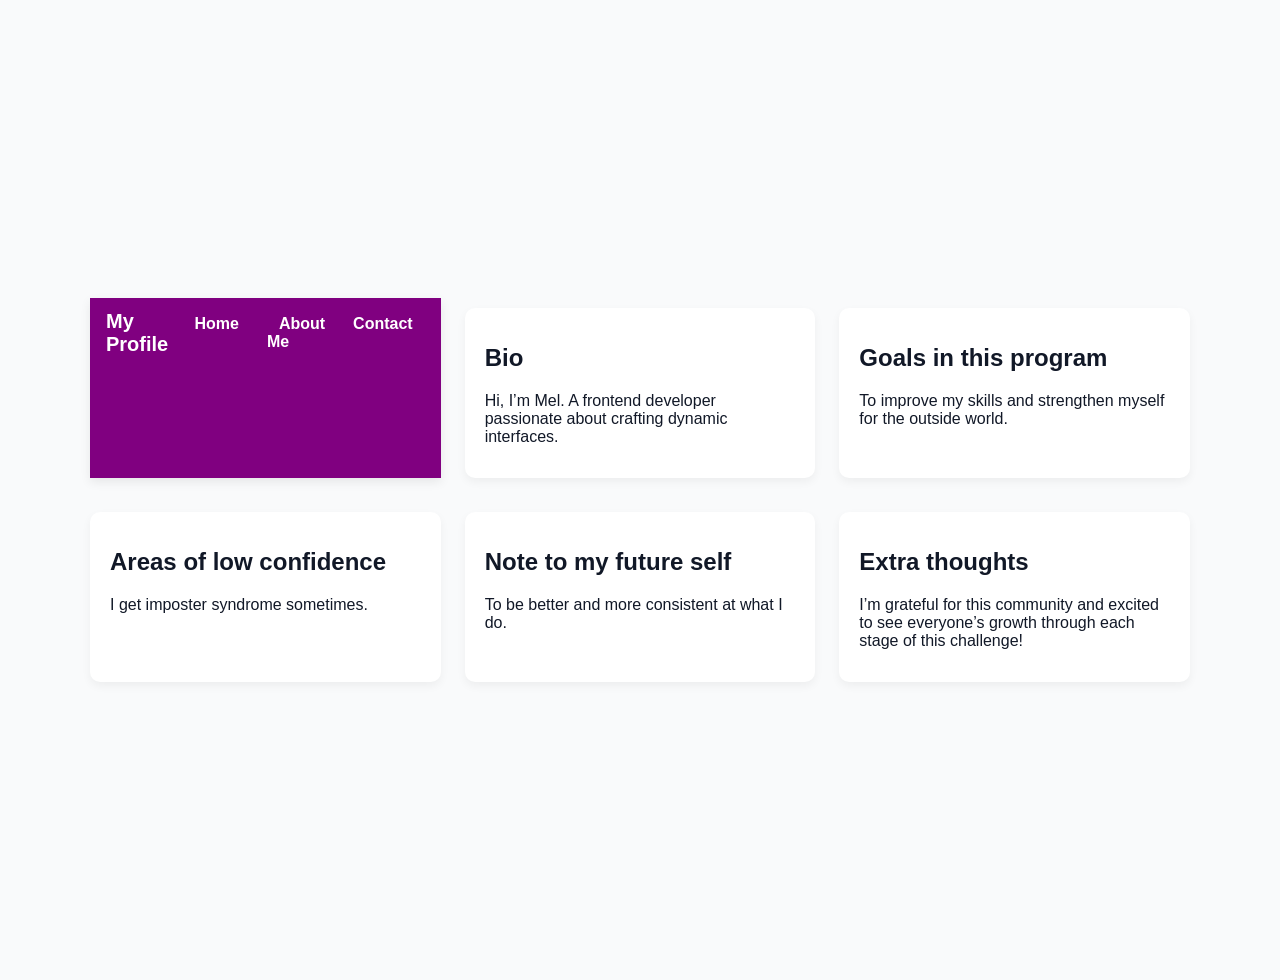
<file: about.html>
<!DOCTYPE html>
<html lang="en">
<head>
  <meta charset="UTF-8">
  <meta name="viewport" content="width=device-width, initial-scale=1.0">
  <title>About Me | Frontend Wizards</title>
  <link rel="stylesheet" href="style.css">
</head>

<body>

    
    
    <main data-testid="test-about-page">
      <nav class="main-nav">
        <div class="nav-container">
          <a href="index.html" class="nav-logo">My Profile</a>
          <ul class="nav-links">
            <li><a href="index.html">Home</a></li>
            <li><a href="about.html" class="active">About Me</a></li>
            <li><a href="contact.html">Contact</a></li>
          </ul>
        </div>
      </nav>
    <section>
      <h2>Bio</h2>
      <p data-testid="test-about-bio">
        Hi, I’m Mel. A frontend developer passionate about crafting dynamic interfaces.
      </p>
    </section>

    <section>
      <h2>Goals in this program</h2>
      <p data-testid="test-about-goals">
       To improve my skills and strengthen myself for the outside world.
    </p>
    </section>

    <section>
      <h2>Areas of low confidence</h2>
      <p data-testid="test-about-confidence">
       I get imposter syndrome sometimes.
    </p>
    </section>

    <section>
      <h2>Note to my future self</h2>
      <p data-testid="test-about-future-note">
        To be better and more consistent at what I do.
      </p>
    </section>

    <section>
      <h2>Extra thoughts</h2>
      <p data-testid="test-about-extra">
        I’m grateful for this community and excited to see everyone’s growth through each stage of this challenge!
      </p>
    </section>
  </main>
</body>
</html>
</file>
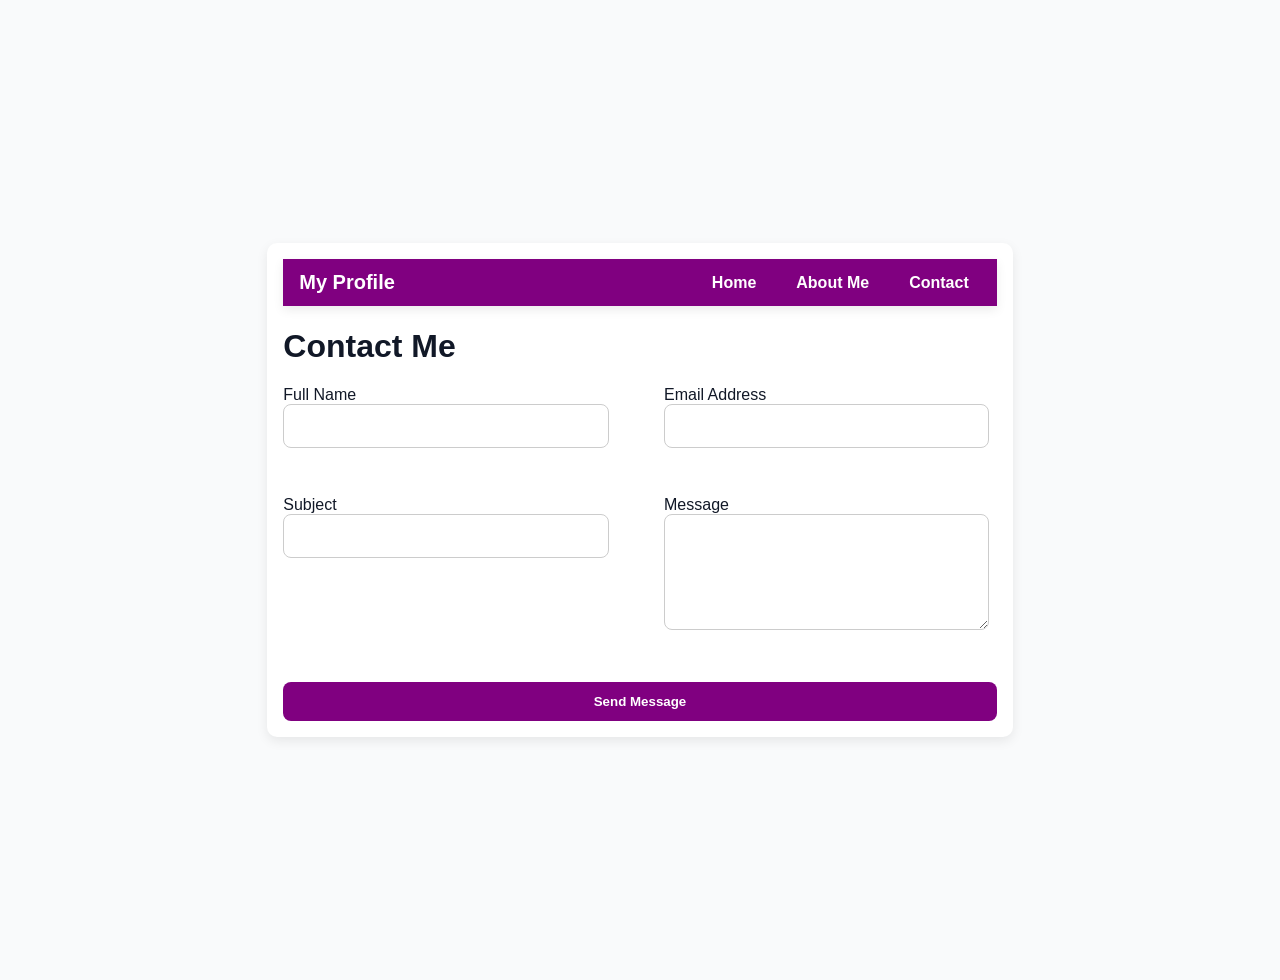
<file: contact.html>
<!DOCTYPE html>
<html lang="en">
<head>
  <meta charset="UTF-8">
  <meta name="viewport" content="width=device-width, initial-scale=1.0">
  <title>Contact Me | Frontend Wizards</title>
  <link rel="stylesheet" href="style.css">
</head>

<body>

    
    
    <main class="contact-section">
      <nav class="main-nav">
        <div class="nav-container">
          <a href="index.html" class="nav-logo">My Profile</a>
          <ul class="nav-links">
            <li><a href="index.html">Home</a></li>
            <li><a href="about.html" class="active">About Me</a></li>
            <li><a href="contact.html">Contact</a></li>
          </ul>
        </div>
      </nav>
    <h1>Contact Me</h1>

    <form id="contact-form" novalidate>
      <div>
        <label for="name">Full Name</label>
        <input type="text" id="name" data-testid="test-contact-name" aria-describedby="error-name" required>
        <small id="error-name" data-testid="test-contact-error-name" class="error-message"></small>
      </div>

      <div>
        <label for="email">Email Address</label>
        <input type="email" id="email" data-testid="test-contact-email" aria-describedby="error-email" required>
        <small id="error-email" data-testid="test-contact-error-email" class="error-message"></small>
      </div>

      <div>
        <label for="subject">Subject</label>
        <input type="text" id="subject" data-testid="test-contact-subject" aria-describedby="error-subject" required>
        <small id="error-subject" data-testid="test-contact-error-subject" class="error-message"></small>
      </div>

      <div>
        <label for="message">Message</label>
        <textarea id="message" rows="5" data-testid="test-contact-message" aria-describedby="error-message" required></textarea>
        <small id="error-message" data-testid="test-contact-error-message" class="error-message"></small>
      </div>

      <button type="submit" data-testid="test-contact-submit">Send Message</button>
      <p id="success-message" data-testid="test-contact-success" class="success-message" hidden>✅ Message sent successfully!</p>
    </form>
  </main>

  <script src="script.js"></script>
</body>
</html>
</file>
<file: style.css>
/* General Page Styles */
body {
  background-color: #f9fafb;
  font-family: Arial, Helvetica, sans-serif;
  color: #111827;
  margin: 0;
  padding: 40px;
  display: flex;
  justify-content: center;
  align-items: center;
  min-height: 100vh;
}


article[data-testid="test-profile-card"] {
  background-color: #ffffff;
  border-radius: 12px;
  box-shadow: 0 4px 8px rgba(0, 0, 0, 0.1);
  max-width: 500px;
  width: 100%;
  display: flex;
  flex-direction: column;
  overflow: hidden;
  transition: transform 0.2s ease;
}

article[data-testid="test-profile-card"]:hover {
  transform: translateY(-4px);
}


figure {
  margin: 0;
}

img[data-testid="test-user-avatar"] {
  width: 100%;
  height: auto;
  display: block;
  object-fit: cover;
}


.card-content {
  padding: 24px;
  display: flex;
  flex-direction: column;
  gap: 16px;
}

header h2 {
  margin: 0;
  font-size: 1.5em;
}

p[data-testid="test-user-bio"] {
  color: #6b7280;
  line-height: 1.6;
}

/* Social Links */
nav[data-testid="test-user-social-links"] ul {
  list-style: none;
  padding: 0;
  margin: 0;
  display: flex;
  gap: 16px;
}

nav a {
  color: #3b82f6;
  text-decoration: none;
  font-weight: bold;
}

nav a:hover,
nav a:focus {
  text-decoration: underline;
  outline: none;
}


section {
  margin-top: 10px;
}

section h3 {
  margin-bottom: 5px;
}

section ul {
  list-style-type: disc;
  padding-left: 20px;
}

/* Media queries */
@media (min-width: 768px) {
  article[data-testid="test-profile-card"] {
    flex-direction: row;
    max-width: 800px;
  }

  figure {
    flex: 1;
  }

  .card-content {
    flex: 2;
  }
}


/* ----- About Page (about.html) ----- */

main[data-testid="test-about-page"] {
  display: grid;
  gap: 1rem;
  margin: 1.5rem auto;
  max-width: 1100px;
  padding: 1rem;
}

main[data-testid="test-about-page"] section {
  background: #fff;
  border-radius: 10px;
  padding: 1rem 1.25rem;
  box-shadow: 0 4px 10px rgba(0, 0, 0, 0.05);
}





@media (min-width: 1200px) {
  main[data-testid="test-about-page"] {
    grid-template-columns: repeat(3, 1fr);
    gap: 1.5rem;
  }
}


/* ----- Contact Page (contact.html) ----- */

.contact-section {
  padding: 1rem;
  max-width: 800px;
  margin: 2rem auto;
  background: #fff;
  border-radius: 10px;
  box-shadow: 0 4px 12px rgba(0, 0, 0, 0.08);
}

form#contact-form {
  display: grid;
  gap: 1rem;
}


input,
textarea {
  width: 90%;
  padding: 0.75rem;
  border: 1px solid #ccc;
  border-radius: 8px;
  font-size: 1rem;
  font-family: inherit;
}

/* Two-column layout for wider screens */
@media (min-width: 768px) {
  form#contact-form {
    grid-template-columns: 1fr 1fr;
    gap: 3rem;
  }


  textarea,
  #success-message,
  button[type="submit"] {
    grid-column: 1 / -1;
  }
}


input:focus,
textarea:focus {
  outline: 2px solid purple;
  border-color: purple;
}

button[type="submit"] {
  background-color: purple;
  color: #fff;
  border: none;
  padding: 0.75rem 1.2rem;
  border-radius: 8px;
  font-weight: 600;
  cursor: pointer;
}

button[type="submit"]:hover {
  background-color: purple;
}

.error-message {
  color: #d32f2f;
  font-size: 0.9rem;
}

.success-message {
  color: #2e7d32;
  font-weight: bold;
  font-size: 0.95rem;
}



.main-nav {
  background-color: purple; 
  color: #fff;
  box-shadow: 0 4px 10px rgba(0, 0, 0, 0.08);
  position: sticky;
  top: 0;
  z-index: 1000;
}

.nav-container {
  display: flex;
  justify-content: space-between;
  align-items: center;
  max-width: 1100px;
  margin: 0 auto;
  padding: 0.75rem 1rem;
}

.nav-logo {
  font-size: 1.25rem;
  font-weight: bold;
  color: #fff;
  text-decoration: none;
}

.nav-links {
  list-style: none;
  display: flex;
  gap: 1rem;
  margin: 0;
  padding: 0;
}

.nav-links a {
  color: #fff;
  text-decoration: none;
  font-weight: 600;
  padding: 0.5rem 0.75rem;
  border-radius: 6px;
  transition: background 0.2s ease;
}




@media (max-width: 600px) {
  .nav-container {
    flex-direction: column;
    align-items: flex-start;
  }

  .nav-links {
    flex-direction: column;
    width: 100%;
    gap: 0.5rem;
  }

  .nav-links a {
    display: block;
    width: 100%;
  }
}
</file>
